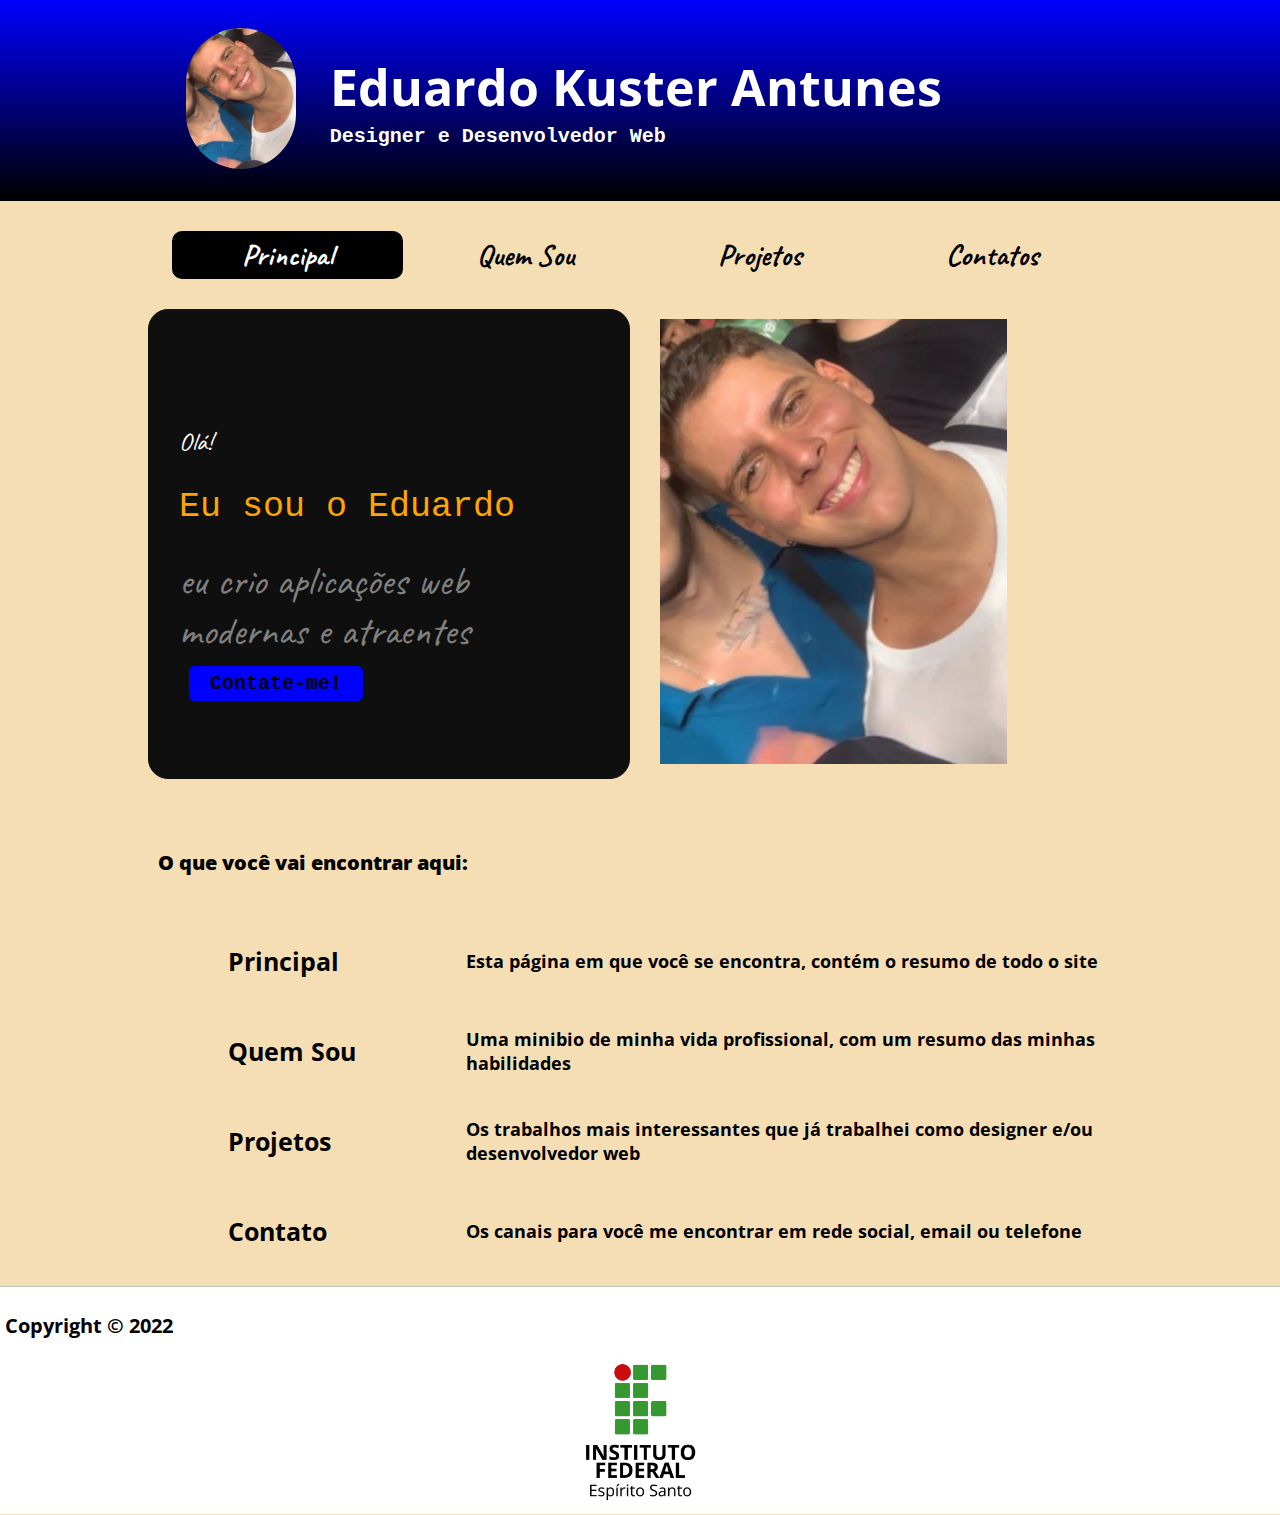
<file: index.html>
<!DOCTYPE html>
<html lang = 'pt-br'>
<head>
  <meta charset="utf-8"> 
  <meta name='viewport' content ='width-device width, initial-scale=1.0'>
  <title>Atividade Prática Semana 2</title>
  <link rel="stylesheet" href='style.css'>
</head>
<body>
<header>
    <table border="0" align="center" width="76%">
       <thead>
          <tr>
              <th rowspan = '2'>
                 <img src='img/fotoo.png' alt='Foto de Eduardo Kuster' width='110' id='selfiezinha'>  
            </th>
            <th>
              <h1 id='nomez'>Eduardo Kuster Antunes</h1>
            </th>
        </tr>
        <tr>
            <th height="20px" align="left">
                  <h2 id='subtitulo'> Designer e Desenvolvedor Web </h2>
            </th>
        </tr>
      </thead>
    </table>
</header>

    <table border="0" align="center" cellpadding="10px" cellspacing="20px" width="80%">
    <thead>
        <tr height="30px">
            <th colspan="2" align="center">
                <a href='index.html' id='on'>Principal</a>
                <a href='quemsou.html'>Quem Sou</a>
                <a href='projetos.html'>Projetos</a>
                <a href='contato.html'>Contatos</a>
            </th>
        </tr>
    </thead>
        <tr>
          <th width="200px" id="blc1" height="350px"><h1 id='boasvindas'>Olá!</h1>
            <h2 id='apresentaçao'>Eu sou o Eduardo</h2>
            <h3 id='profissao'>eu crio aplicações web modernas e atraentes</h3>
            <a href='contatos.html' id='contate'>Contate-me!</a>
          </th>
          <th width="50%" id="blc2">
              <img src='img/fotoo.png' alt='Foto de Eduardo Kuster' width ='75%'>
          </th>
        </tr>
    </table>
    <table border="0" align="center" cellpadding="10" cellspacing="20px" width="80%">
      <thead>
        <tr>
            <th colspan ='4'><h3>O que você vai encontrar aqui:</h3></th>
        </tr>
      </thead>
      <tbody>
        <tr>
            <th><a href='index.html' id='aa'>Principal</a></th>
            <th colspan ='3' width="300px" height= "50px">Esta página em que você se encontra, contém o resumo de todo o site</th>
        </tr>
        <tr>
            <th><a href='quemsou.html' id='bb'>Quem Sou</a></th>
            <th colspan='3' height='50px'>Uma minibio de minha vida profissional, com um resumo das minhas habilidades</th>
        </tr>
            <th><a href='projetos.html' id='cc'>Projetos</a></th>
            <th colspan='3' height='50px'>Os trabalhos mais interessantes que já trabalhei como designer e/ou desenvolvedor web</th>
        <tr>
            <th><a href='contato.html' id='dd'>Contato</a></th>
            <th colspan='3' height='50px'>Os canais para você me encontrar em rede social, email ou telefone</th>
        </tr>
      </tbody>
    </table>
<footer align='center'>
    <h3>Copyright © 2022</h3>
    <img src='img/ifes.png' alt='Logo do Instituto Federal do Espírito Santo' width='120px'>
</footer>
</body>
</html>
</file>
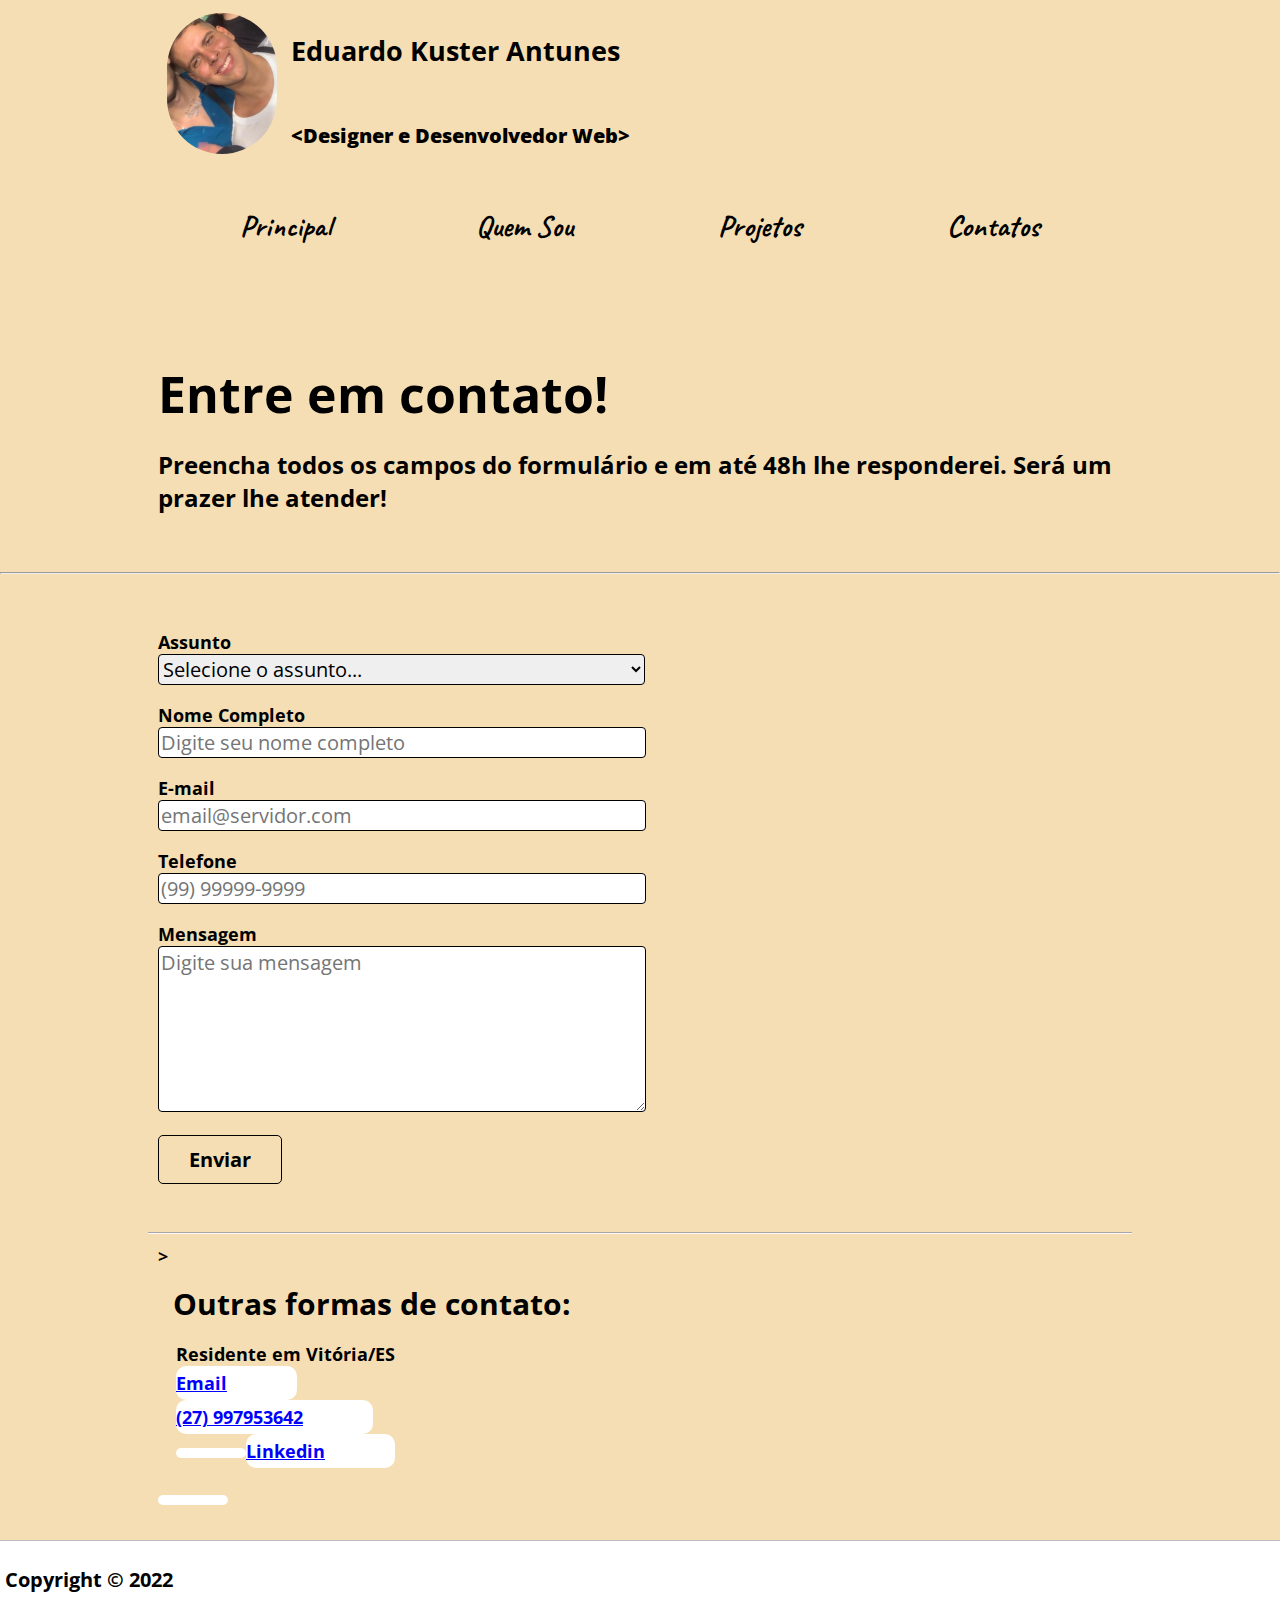
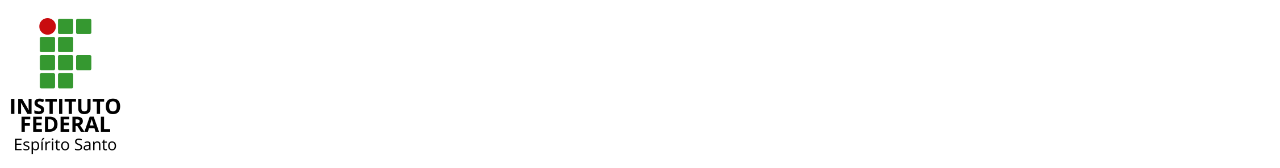
<file: contato.html>
<!DOCTYPE html>
<html lang = 'pt-br'>
<head>
  <meta charset="utf-8"> 
  <meta name='viewport' content ='width-device width, initial-scale=1.0'>
  <title>Contato</title>
  <link href="style.css" rel="stylesheet">
</head>
<body>
    <table border ='0' align='center' width='76%'>
        <tr>
            <th rowspan = '2' width='130px' height='50px'>
                <img src='img/fotoo.png' alt='Foto de Eduardo Kuster' width='110' id='selfiezinha'>  
            </th>
            <th><h2>Eduardo Kuster Antunes</h2></th>
        </tr>
            
        <tr>
            <th height="20px" align="left">
                  <h3>&lt;Designer e Desenvolvedor Web&gt;</h3>
            </th>
        </tr>
    </table>

    <table table border='0' align="center" cellpadding='10px' cellspacing='20px' width='80%'>
        <tr>
            <th colspan='2' align='center'>
                <a href='index.html'>Principal</a>
                <a href='quemsou.html'>Quem Sou</a>
                <a href='projetos.html'>Projetos</a>
                <a href='contato.html'>Contatos</a>
            </th>
        </tr>
    <table border='0' align='center' cellpadding='10px' cellspacing='20px' width='80%'>
        <tr>
            <th id="txtprojeto"><div id="tituloprojeto"><h1>Entre em contato!</h1><p><big>Preencha todos os campos do formulário e em até 48h lhe responderei. Será um prazer lhe atender!</big></p></th>
       </tr>
    </table>
    <table border='0' align='center' cellpadding='10px' cellspacing='20px' width='80%'>
      <tr>
          <th>
              <form method='post' action='/contato/enviar'>
                <p>
                  <label for='slctAssunto'>Assunto</label><br>
                  <select name='Assunto' id='slctAssunto' required>
                      <option selected disabled>Selecione o assunto...</option>
                    <option value="duvidas">Dúvidas</option>
                    <option value="orcamento">Orçamento</option>
                    <option value="consultoria">Consultoria</option>
                  </select>
                </p>
                <p>
                  <label for="nome">Nome Completo</label><br>
                    <input type="text" name="nome" id="nome" placeholder="Digite seu nome completo" required>
                </p>
                <p>
                    <label for="email">E-mail</label><br>
                    <input type="email" name="email" id="email" placeholder="email@servidor.com" required>
                </p>
                <p>
                    <label for="telefone">Telefone</label><br>
                    <input type="tel" name="telefone" id="tel" placeholder="(99) 99999-9999" pattern="[0-9]{2} [0-9]{5}-[0-9]{4}" required>
                </p>
                <p>
                    <label for="mensagem">Mensagem</label><br>
                    <textarea name="mensagem" placeholder="Digite sua mensagem" id="msg" required></textarea>
                </p>

                <p>
                    <input type="submit" value="Enviar" id="enviar">
                </p>
            </form>      
          </th>
          <hr>
      <tr>
          <th id='ulcntts'>>
              <h3 id='outroscntts'>Outras formas de contato:</h3><ul><li>Residente em Vitória/ES</li>
              <li><a href='https://outlook.live.com/mail/0/' alt='Email' id='myemail'>Email</li>
              <li>(27) 997953642</li>
              <li><a href='https://www.linkedin.com/in/eduardo-kuster-8ba7a8212/' alt='linkedin' id='linkedin'>Linkedin</li></ul>
          </th>
      </tr>
        
      </tr>
    </table>
</body>
<footer>
    <h3>Copyright © 2022</h3>
    <img src='img/ifes.png' alt='Logo do Instituto Federal do Espírito Santo' width='120px'></footer>

</html>
</file>
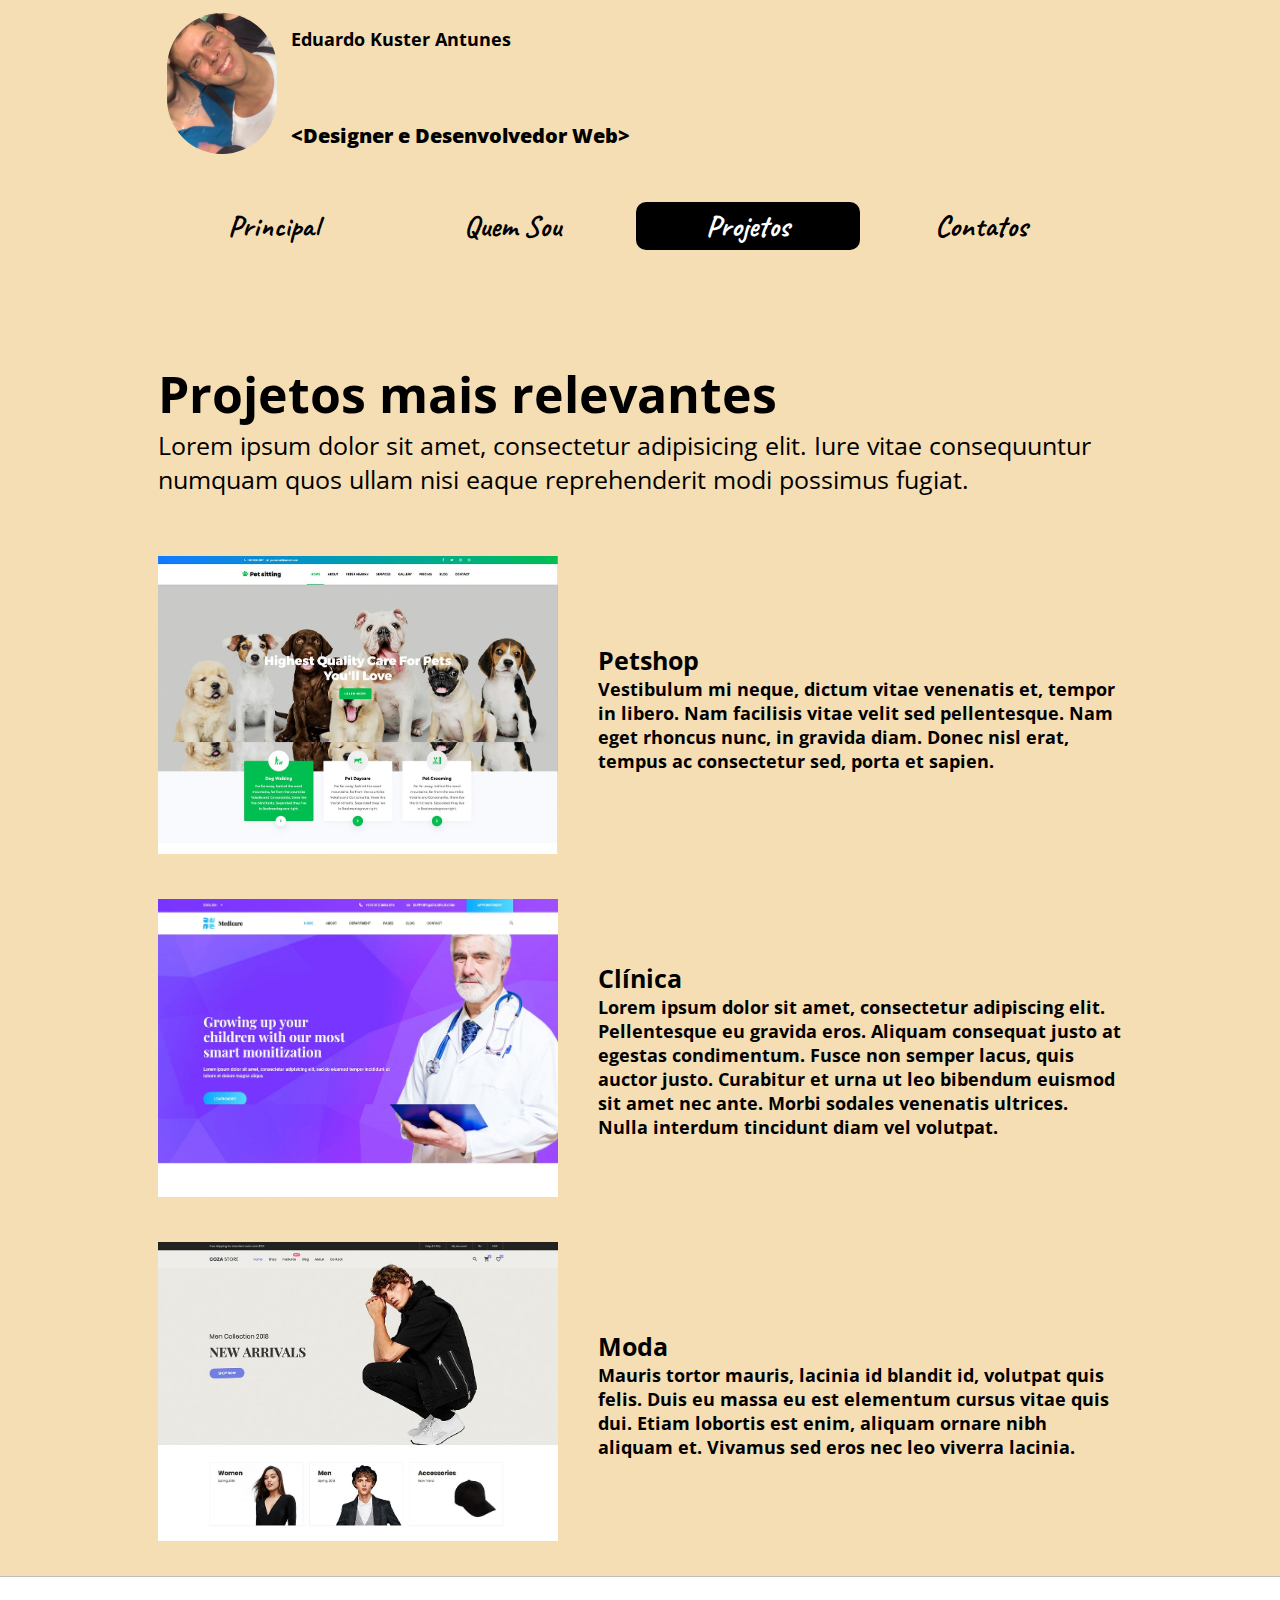
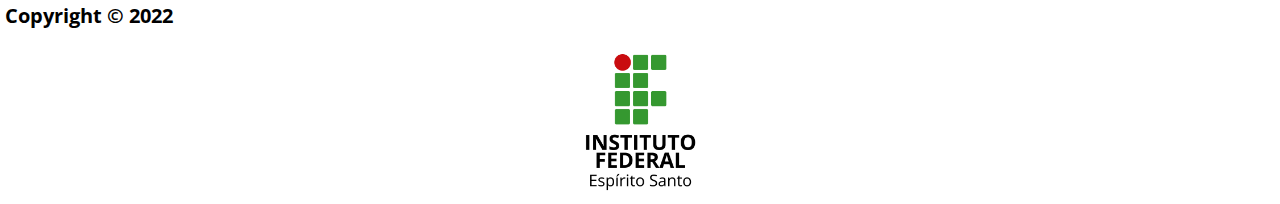
<file: projetos.html>
<!DOCTYPE html>
<html lang = 'pt-br'>
<head>
  <meta charset="utf-8"> 
  <meta name='viewport' content ='width-device width, initial-scale=1.0'>
  <title>Projetos</title>
  <link href="style.css" rel="stylesheet">
</head>
<body>
    <table border ='0' align='center' width='76%'>
        <tr>
            <th rowspan = '2' width='130px' height='50px'>
                <img src='img/fotoo.png' alt='Foto de Eduardo Kuster' width='110' id='selfiezinha'>  
            </th>
            <th>
              <p>Eduardo Kuster Antunes</p>
              <br>
            </th>
        </tr>
        <tr>
            <th height='20px' align='left'>
                  <h3>&lt;Designer e Desenvolvedor Web&gt;</h3>
            </th>
        </tr>
    </table>

    <table border ='0' align='center' cellpadding='10px' cellspacing='20px' width='80%'>
        <tr height='30px'>
            <th colspan='2' alignt='center'>
                <a href='index.html'>Principal</a>
                <a href='quemsou.html'>Quem Sou</a>
                <a href='projetos.html' id='on'>Projetos</a>
                <a href='contato.html'>Contatos</a>
            </th>
        </tr>
    <table>
    </table>
    <table border='0' align='center' cellpadding='10px' cellspacing='20px' width='80%'>
       <tr>
        <th id="txtprojeto"><div id="tituloprojeto"><h1>Projetos mais relevantes</h1></div>Lorem ipsum dolor sit amet, consectetur adipisicing elit. Iure vitae consequuntur numquam quos ullam nisi eaque reprehenderit modi possimus fugiat.</th>
    </tr>
    </table>
    <table border="0" align="center" cellpadding="10px" cellspacing="20px" width="80%">
    <tr>
        <th><img src="img/projeto1.jpg" alt="Projeto 1" width="400">
        </th>
        <th colspan="7" id="proj1"><div class="projetos">Petshop</div>Vestibulum mi neque, dictum vitae venenatis et, tempor in libero. Nam facilisis vitae velit sed pellentesque. Nam eget rhoncus nunc, in gravida diam. Donec nisl erat, tempus ac consectetur sed, porta et sapien.</th>
   </tr>
   <tr>
        <th><img src="img/projeto2.jpg" alt="Projeto 2" width="400">
        </th>
        <th colspan="7" id="proj2"><div class="projetos">Clínica</div>Lorem ipsum dolor sit amet, consectetur adipiscing elit. Pellentesque eu gravida eros. Aliquam consequat justo at egestas condimentum. Fusce non semper lacus, quis auctor justo. Curabitur et urna ut leo bibendum euismod sit amet nec ante. Morbi sodales venenatis ultrices. Nulla interdum tincidunt diam vel volutpat.</th>
   </tr>
   <tr>
        <th><img src="img/projeto3.jpg" alt="Projeto 3" width="400">
        </th>
        <th colspan="7" id="proj3"><div class="projetos">Moda</div>Mauris tortor mauris, lacinia id blandit id, volutpat quis felis. Duis eu massa eu est elementum cursus vitae quis dui. Etiam lobortis est enim, aliquam ornare nibh aliquam et. Vivamus sed eros nec leo viverra lacinia. 
       </th>
   </tr>
   </table>
<footer align='center'>
    <h3>Copyright © 2022</h3>
    <img src='img/ifes.png' alt='Logo do Instituto Federal do Espírito Santo' width='120px'>
</footer>
</body>
</html>
</file>
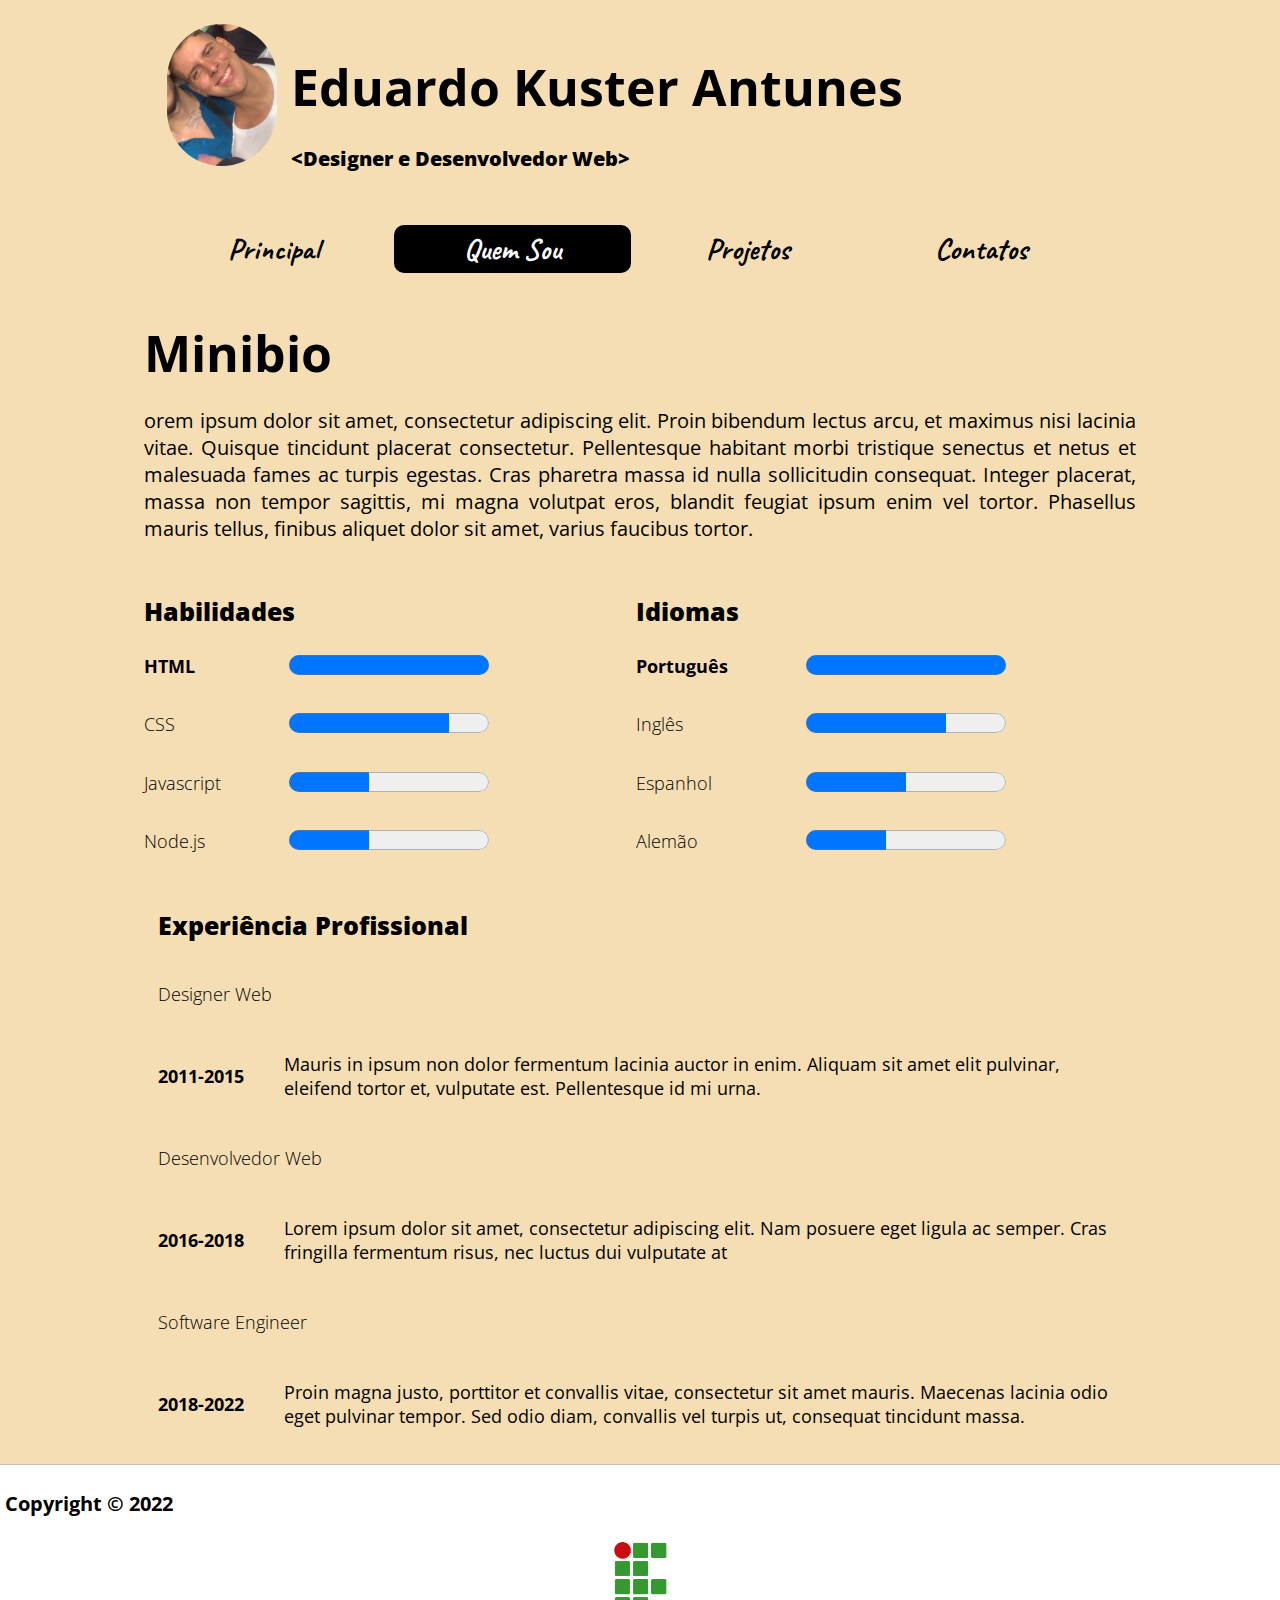
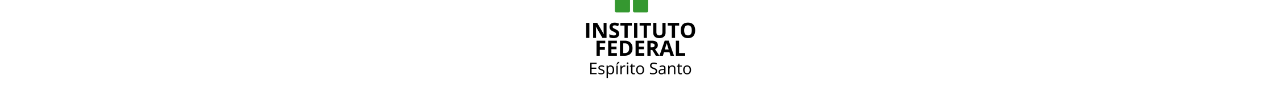
<file: quemsou.html>
<!DOCTYPE html>
<html lang = 'pt-br'>
<head>
  <meta charset="utf-8"> 
  <meta name='viewport' content ='width-device width, initial-scale=1.0'>
  <title>Quem Sou</title>
  <link href="style.css" rel="stylesheet">
</head>
<body>
    <table border ='0' align='center' width='76%'>
        <tr>
            <th rowspan = '2' width='130px' height='50px'>
                <img src='img/fotoo.png' alt='Foto de Eduardo Kuster' width='110' id='selfiezinha'>  
            </th>
            <th>
              <h1>Eduardo Kuster Antunes</h1>
            </th>
        </tr>
        <tr>
            <th height='20px' align='left'>
                  <h3>&lt;Designer e Desenvolvedor Web&gt;</h3>
            </th>
        </tr>
    </table>
    <table border ='0' align='center' cellpadding='10px' cellspacing='20px' width='80%'>
        <tr height='30px'>
            <th colspan='2' alignt='center'>
                <a href='index.html'>Principal</a>
                <a href='quemsou.html' id='on'>Quem Sou</a>
                <a href='projetos.html'>Projetos</a>
                <a href='contato.html'>Contatos</a>
            </th>
        </tr>
    <table border='0' align='center' cellpading='10px' cellspacing='15px' width='80%'>
        <tr>
            <th colspan='8' id='biotxt'><h1 id='h1minibio'>Minibio</h1>
            <p>orem ipsum dolor sit amet, consectetur adipiscing elit. Proin bibendum lectus arcu, et maximus nisi lacinia vitae. Quisque tincidunt placerat consectetur. Pellentesque habitant morbi tristique senectus et netus et malesuada fames ac turpis egestas. Cras pharetra massa id nulla sollicitudin consequat. Integer placerat, massa non tempor sagittis, mi magna volutpat eros, blandit feugiat ipsum enim vel tortor. Phasellus mauris tellus, finibus aliquet dolor sit amet, varius faucibus tortor.</p></th>
        </tr>
        <tr>
        <tr>
            <th colspan='4' class='titulo'><b>Habilidades</b></th>
            <th colspan='4' class='titulo'><b>Idiomas</b></th>
        </tr>
            <th colspan='1' id='prg-idi'>HTML</th>
            <th colspan='3'><progress value='100' max='100'></progress></th>
            <th colspan='1' id='prg-idi'>Português</th>
            <th colspan='3'><progress value='100' max='100'></progress></th>
        </tr>
        <tr>
            <td colspan='1' id='prg-idi'>CSS</td>
            <td colspan='3'><progress value='80' max='100'></progress></td>
            <td colspan='1' id='prg-idi'>Inglês</td>
            <td colspan='3'><progress value='70' max='100'></progress></td>
        </tr>
            <tr>
              <td colspan='1' id='prg-idi'>Javascript</td>
              <td colspan='3'><progress value='40' max='100'></progress></td>
              <td colspan='1' id='prg-idi'>Espanhol</td>
              <td colspan='3'><progress value='50' max='100'></progress></td>
        </tr>
            <tr>
              <td colspan='1' id='prg-idi'>Node.js</td>
              <td colspan='3'><progress value='40' max='100'></progress></td>
              <td colspan='1' id='prg-idi'>Alemão</td>
              <td colspan='3'><progress value='40' max='100'></progress></td>
            </tr>
    </table>
    <table border="0" align="center" cellpadding="10px" cellspacing="20px" width="80%">
          <tr>
            <td colspan='8' class='titulo'><b>Experiência Profissional</b></td>
          </tr>
          <tr>
            <td colspan='8'>Designer Web</td>
          </tr>
          <tr>
            <td colspan='1' class='tempo'><p>2011-2015</p></td>
            <td colspan='7' class='texto'>Mauris in ipsum non dolor fermentum lacinia auctor in enim. Aliquam sit amet elit pulvinar, eleifend tortor et, vulputate est. Pellentesque id mi urna. </td>
          </tr>
          <tr>
            <td colspan='8'>Desenvolvedor Web </td>
          </tr>
          <tr>
            <td colspan='1' class='tempo'><p>2016-2018</p></td>
            <td colspan='7' class='texto'>Lorem ipsum dolor sit amet, consectetur adipiscing elit. Nam posuere eget ligula ac semper. Cras fringilla fermentum risus, nec luctus dui vulputate at </td>
          </tr>
          <tr>
            <td colspan='8'>Software Engineer</td>
          </tr>
          <tr>
            <td colspan='1' class='tempo'><p>2018-2022</p></td>
            <td colspan='7' class='texto'>Proin magna justo, porttitor et convallis vitae, consectetur sit amet mauris. Maecenas lacinia odio eget pulvinar tempor. Sed odio diam, convallis vel turpis ut, consequat tincidunt massa.</td>
          </tr>
    </table> 
<footer align='center'>
    <h3>Copyright © 2022</h3>
    <img src='img/ifes.png' alt='Logo do Instituto Federal do Espírito Santo' width='120px'>
</footer>
</body>
</html>
</file>
<file: style.css>
@import url('https://fonts.googleapis.com/css2?family=Caveat:wght@500&family=Open+Sans:wght@300;400;500;700&display=swap');

body{margin: 0px;
    background-color: #F5DEB3;
}

header{
    background-image: linear-gradient(blue, black);
}
#nomez{
color: white;
font-family: "Open Sans";
font-size: 50px;
text-align: left;
margin: 50px 0px 0px 0px;
}

h1{
color: black;
font-family: "Open Sans";
font-size: 50px;
text-align: left;
margin: 50px 0px 0px 0px;
}

#subtitulo{
color: white;
font-family: monospace;
font-size: 20px;
text-align: left;
margin: 0px 0px 50px 0px;
}

#selfiezinha{
    border-style: none;
    border-radius: 1500px;
    padding: 10px;
}

#on{
    color: white;
    border: solid 0px;
    background-color: black;
}

#on:hover{
  color:black;
}

a:link{
    color: black;
    text-decoration: none;
    font-family:"Caveat";
    font-size: 30px;
    margin: 0px 0px 0px 0px;
    display: inline-block;
    border: solid 0px;
    padding: 5px 70px;
    border-radius: 10px;
    border-spacing: 50px;
}

a:visited{
    color: rgb(99, 99, 99);
}

a:hover{
    color: rgb(224, 224, 224);
    background-color: rgb(41, 41, 41);
}

a:active{
    color: white;
}

#blc1{
    border: solid 1px rgb(15, 15, 15);
    border-radius: 20px;
    background-color: rgb(15, 15, 15);
    text-align: left;
    padding-left: 30px;
}

#boasvindas{
    color:white;
    font: normal normal 25px "caveat";
}

#apresentaçao{
    color: orange;
    font: normal normal 35px monospace;
}

#profissao{
    color:gray;
    font: normal normal 40px "caveat";
    margin: 0px 50px 0px 0px;
}

#blc02{
    background-image: url (img/fotoo.png);
    background-size:cover;
    border-radius: 20px;
}
#contate{
    border: solid 1px blue;
    border-radius: 5px;
    background-color: blue;
    font: normal bolder 20px monospace;
    padding: 5px 20px;
    margin: 10px;
}
h3{
    font: normal normal bolder 20px "Open Sans";
    text-align: left;
}
tbody{
    font: normal normal lighter 18px "Open Sans";
    text-align: left;
}
#aa:link, #bb:link, #cc:link, #dd:link{
    color: black;
    font: normal normal bold 25px "Open Sans";
    white-space: nowrap;
}

#aa:hover, #bb:hover, #cc:hover, #dd:hover{
    color: blue;
    background-color: rgb(234, 253, 253);
}

#aa:active, #bb:active, #cc:active, #dd:active{
    color: rgb(0, 81, 134);
    background-color: rgb(234, 253, 253);
}
#h1minibio{
    color: black;
    font-size: 50px;
    margin: 0px 0px;
}
#biotxt{
    font: normal normal normal 20px "Open Sans";
    text-align: justify;
}
.titulo{
    font: normal normal bold 25px "Open Sans";
    text-align: left;
}

.prg-idi, .tempo{
    color: black;
    font: normal normal bold 18px "Open Sans";
    white-space: nowrap;
}
.texto{
    font: normal normal normal 18px "Open Sans";
}
progress{
    width: 200px;
    height: 40px;
}

#tituloprojeto{
    font: normal normal bold 20px "Open Sans";
}
#txtprojeto{
    font: normal normal normal 25px "Open Sans";
}

.projetos{
    font: normal normal bold 25px "Open Sans";
}

#prj1, #prj2, #prj3{
    font: normal normal normal 20px "Open Sans";
}
#slctAssunto{
    font: normal normal normal 20px "Open Sans";
    width: 50.5%;
    border: solid 1px black;
    border-radius: 4px;
}

#nome, #email, #tel{
    font: normal normal normal 20px "Open Sans";
    width: 50%;
    border: solid 1px black;
    border-radius: 4px;
}

#msg{
    font: normal normal normal 20px "Open Sans";
    width: 50%;
    height: 160px;
    border: solid 1px black;
    border-radius: 4px;
}
#enviar{
    background-color: var(--cinzaescuro);
    color: var(--verdeclaro);
    font: normal normal bold 20px "Open Sans";
    padding: 10px 30px;
    border: solid 1px black;
    border-radius: 5px;
    cursor: pointer;
}

#outroscntts{
    color: black;
    margin: 15px;
    font: normal normal bold 30px "Open Sans";
}

ul, #myemail, #linkedin{
    font: normal normal bold 18px "Open Sans";
    list-style-type: none;
    padding-left: 18px;
}
#myemail, #linkedin{
    color: blue;
    background-color: white;
    text-align: left;
    padding-left: 0px;
    text-decoration: underline;
}

#myemail:hover, #linkedin:hover{
    color: rgb(0, 0, 180);
}

#myemail:active, #linkedin:active{
    color: black;
}
#ulcntts{
    border-top: 2px groove rgb(255, 248, 248);
}

footer{
    color: black;
    font: normal normal normal 15px "Open Sans";
    background-color: white;
    padding: 5px;
    border-top: 1px solid rgb(190, 190, 190);
}
</file>
